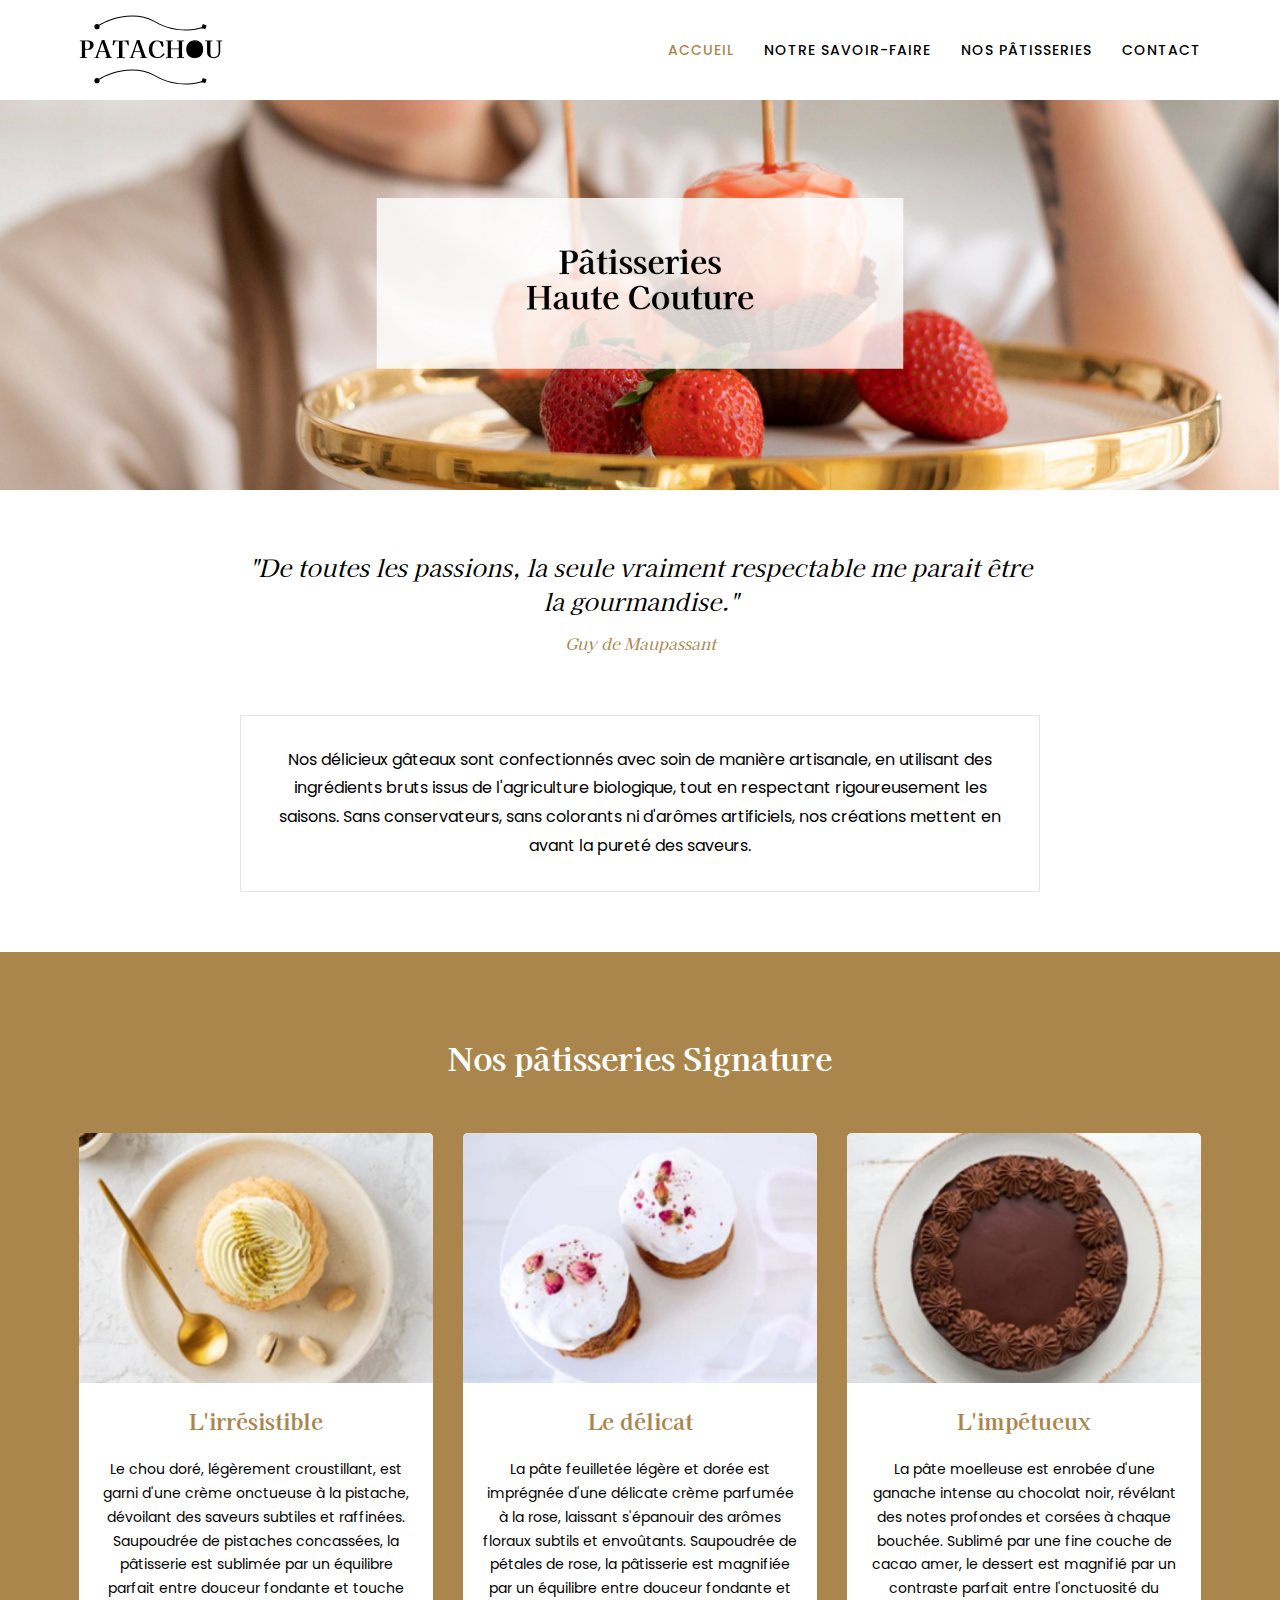
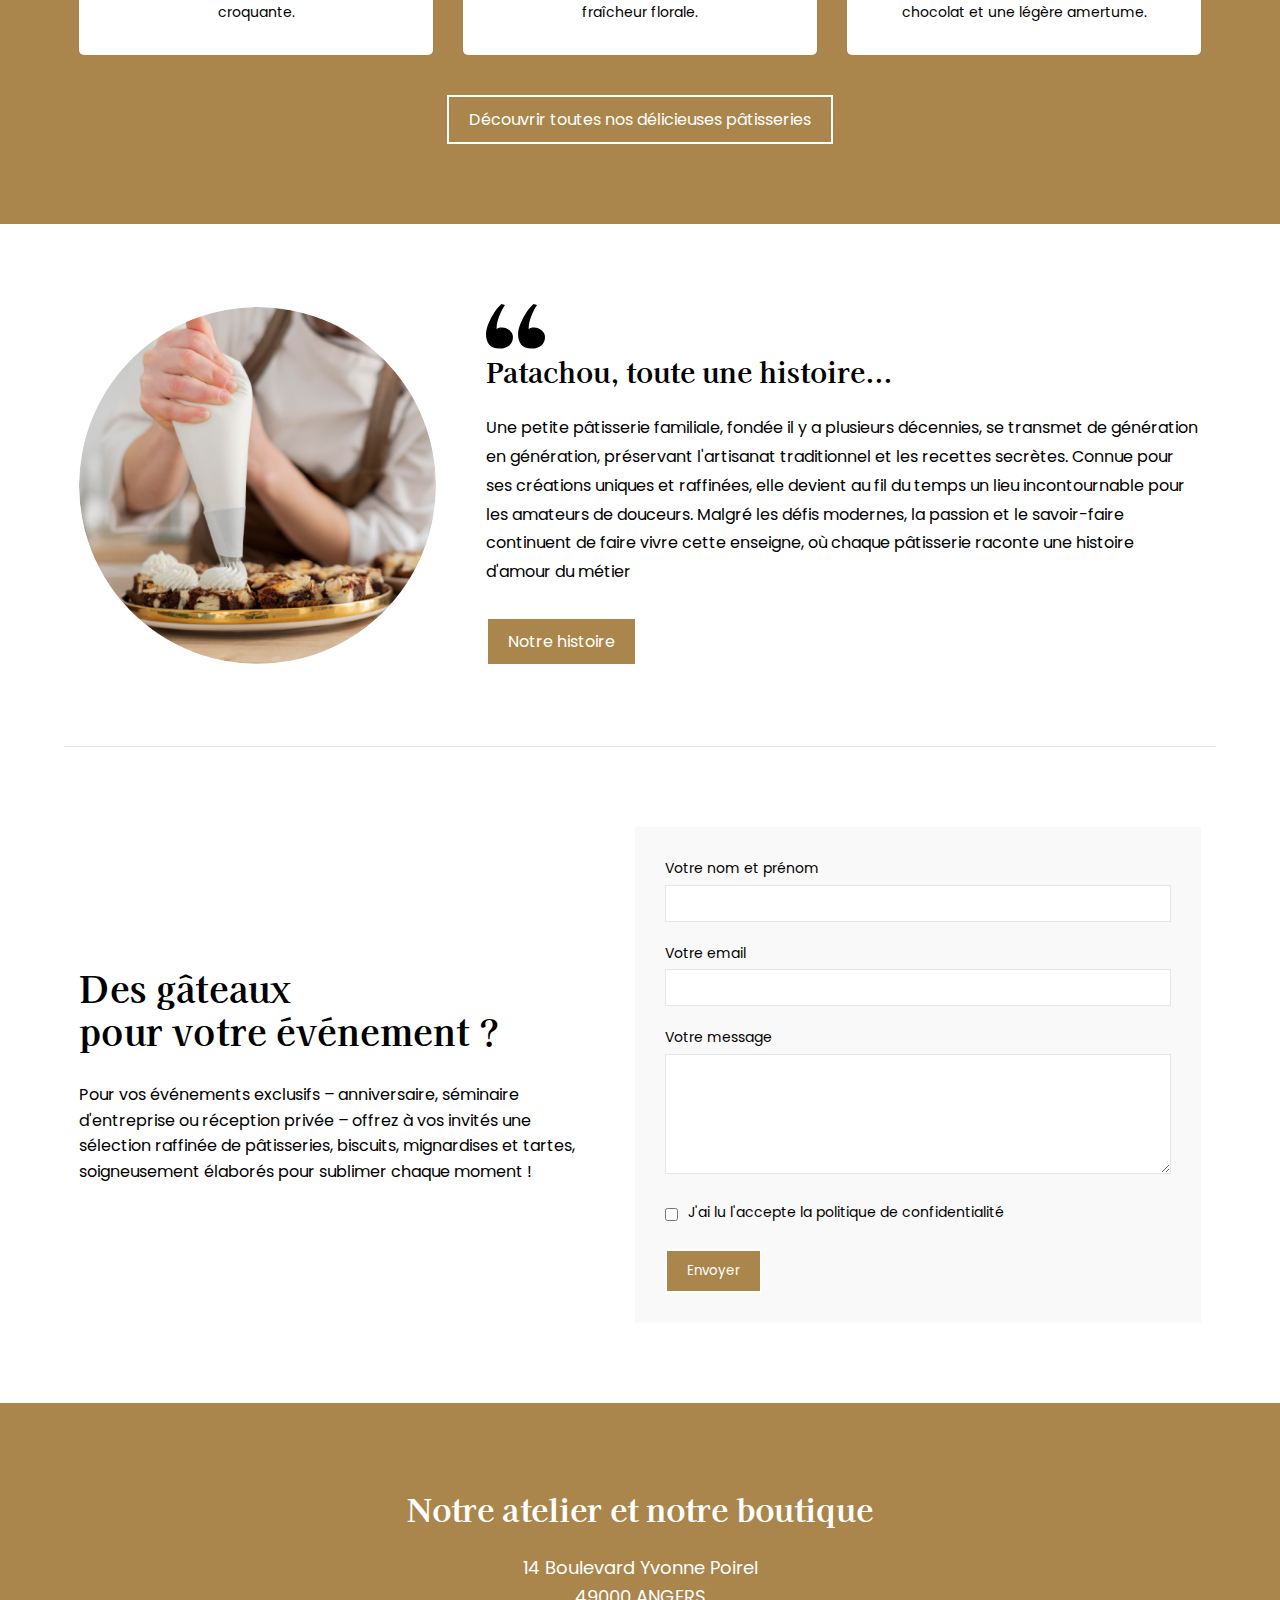
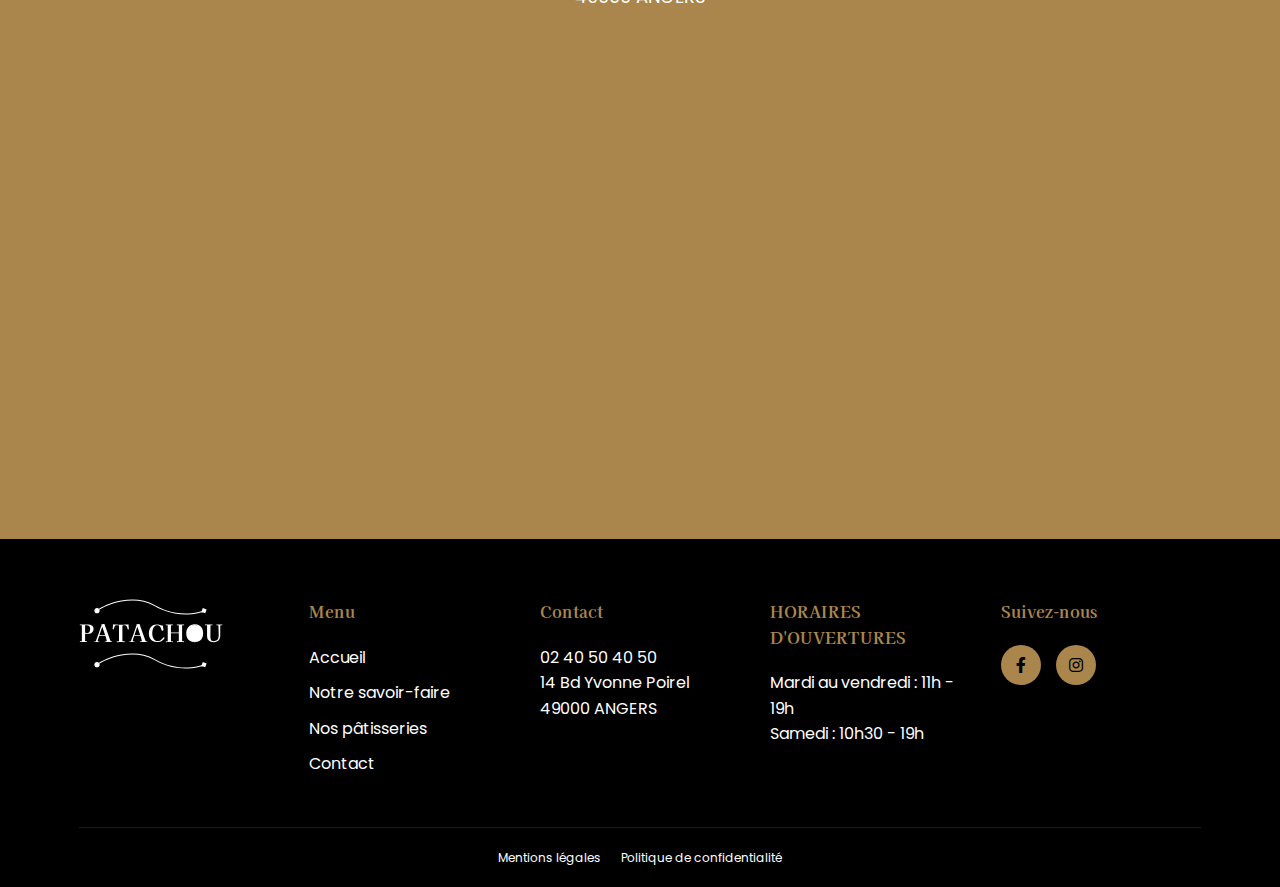
<file: HTLM/Evaluation/index.html>
<!DOCTYPE html>
<html lang="fr">
<head>
    <meta charset="UTF-8">
    <meta name="viewport" content="width=device-width, initial-scale=1.0">
    <title>PATACHOU - Pâtisseries Haute Couture</title>
    <link rel="stylesheet" href="style.css">
    <link href="https://fonts.googleapis.com/css2?family=Poppins:wght@300;400;500;600&family=Kaisei+Decol:wght@400;500;700&display=swap" rel="stylesheet">
    <link rel="stylesheet" href="https://cdnjs.cloudflare.com/ajax/libs/font-awesome/6.0.0-beta3/css/all.min.css">
</head>
<body>
    <header>
        <div class="container">
            <div class="logo">
                <img src="style/logo.svg" alt="PATACHOU">
            </div>
            <nav>
                <ul>
                    <li><a href="#">ACCUEIL</a></li>
                    <li><a href="#">NOTRE SAVOIR-FAIRE</a></li>
                    <li><a href="#">NOS PÂTISSERIES</a></li>
                    <li><a href="#">CONTACT</a></li>
                </ul>
            </nav>
        </div>
    </header>

    <img src="style/HAUTE-COUTURE.jpg" alt="Pâtisseries Haute Couture" class="banniere">

    <section class="citation">
        <div class="container">
            <blockquote>
                "De toutes les passions, la seule vraiment respectable me parait être la gourmandise."
                <cite>Guy de Maupassant</cite>
            </blockquote>
        </div>
    </section>

    <section class="principe">
        <div class="container">
            <div class="encadre">
                <p>
                    Nos délicieux gâteaux sont confectionnés avec soin de manière artisanale, en utilisant des ingrédients bruts issus de l'agriculture biologique, tout en respectant rigoureusement les saisons. Sans conservateurs, sans colorants ni d'arômes artificiels, nos créations mettent en avant la pureté des saveurs.
                </p>
            </div>
        </div>
    </section>

    <section class="produits">
        <div class="container">
            <h2>Nos pâtisseries Signature</h2>
            <div class="produits-liste">
                <div class="produit">
                    <img src="style/irresistible.jpg" alt="L'irrésistible">
                    <h3>L'irrésistible</h3>
                    <p>
                        Le chou doré, légèrement croustillant, est garni d'une crème onctueuse à la pistache, dévoilant des saveurs subtiles et raffinées. Saupoudrée de pistaches concassées, la pâtisserie est sublimée par un équilibre parfait entre douceur fondante et touche croquante.
                    </p>
                </div>
                <div class="produit">
                    <img src="style/delicat.jpg" alt="Le délicat">
                    <h3>Le délicat</h3>
                    <p>
                        La pâte feuilletée légère et dorée est imprégnée d'une délicate crème parfumée à la rose, laissant s'épanouir des arômes floraux subtils et envoûtants. Saupoudrée de pétales de rose, la pâtisserie est magnifiée par un équilibre entre douceur fondante et fraîcheur florale.
                    </p>
                </div>
                <div class="produit">
                    <img src="style/impetueux.jpg" alt="L'impétueux">
                    <h3>L'impétueux</h3>
                    <p>
                        La pâte moelleuse est enrobée d'une ganache intense au chocolat noir, révélant des notes profondes et corsées à chaque bouchée. Sublimé par une fine couche de cacao amer, le dessert est magnifié par un contraste parfait entre l'onctuosité du chocolat et une légère amertume.
                    </p>
                </div>
            </div>
            <div class="centre">
                <a href="#" class="bouton">Découvrir toutes nos délicieuses pâtisseries</a>
            </div>
        </div>
    </section>

    <section class="histoire">
        <div class="container">
            <div class="histoire-contenu">
                <div class="histoire-image">
                    <img src="style/poche-douille_histoire-patachou.png" alt="Patachou Histoire">
                </div>
                <div class="histoire-texte">
                    <h2><img src="style/quote.svg"> Patachou, toute une histoire...</h2>
                    <p>
                        Une petite pâtisserie familiale, fondée il y a plusieurs décennies, se transmet de génération en génération, préservant l'artisanat traditionnel et les recettes secrètes. Connue pour ses créations uniques et raffinées, elle devient au fil du temps un lieu incontournable pour les amateurs de douceurs. Malgré les défis modernes, la passion et le savoir-faire continuent de faire vivre cette enseigne, où chaque pâtisserie raconte une histoire d'amour du métier
                    </p>
                    <a href="#" class="bouton">Notre histoire</a>
                </div>
            </div>
        </div>
    </section>

    <hr class="ligne">

    <section class="evenements">
        <div class="container">
            <div class="evenements-contenu">
                <div class="evenements-texte">
                    <h2>Des gâteaux<br>pour votre événement ?</h2>
                    <p>
                        Pour vos événements exclusifs – anniversaire, séminaire d'entreprise ou réception privée – offrez à vos invités une sélection raffinée de pâtisseries, biscuits, mignardises et tartes, soigneusement élaborés pour sublimer chaque moment !
                    </p>
                </div>
                <div class="formulaire">
                    <form action="#" method="post">
                        <div class="form-groupe">
                            <label for="name">Votre nom et prénom</label>
                            <input type="text" id="name" name="name" required>
                        </div>
                        <div class="form-groupe">
                            <label for="email">Votre email</label>
                            <input type="email" id="email" name="email" required>
                        </div>
                        <div class="form-groupe">
                            <label for="message">Votre message</label>
                            <textarea id="message" name="message" required></textarea>
                        </div>
                        <div class="form-groupe checkbox">
                            <input type="checkbox" id="privacy" name="privacy" required>
                            <label for="privacy">J'ai lu l'accepte la politique de confidentialité</label>
                        </div>
                        <button type="submit" class="bouton">Envoyer</button>
                    </form>
                </div>
            </div>
        </div>
    </section>

    <section class="localisation">
        <div class="container">
            <h2>Notre atelier et notre boutique</h2>
            <p class="adresse">14 Boulevard Yvonne Poirel<br>49000 ANGERS</p>
            <div class="carte">
                <iframe src="https://www.google.com/maps/embed?pb=!1m18!1m12!1m3!1d2698.1234567890123!2d-0.563355684375!3d47.4781234!2m3!1f0!2f0!3f0!3m2!1i1024!2i768!4f13.1!3m3!1m2!1s0x480878c3c5f8c5a5%3A0x42b2e4e3e3e3e3e3!2s14%20Boulevard%20Yvonne%20Poirel%2C%2049000%20Angers!5e0!3m2!1sfr!2sfr!4v1621234567890!5m2!1sfr!2sfr" width="100%" height="400" style="border:0;" allowfullscreen="" loading="lazy"></iframe>
            </div>
        </div>
    </section>

    <footer>
        <div class="container">
            <div class="footer-contenu">
                <div class="footer-logo">
                    <img src="style/logo.svg" alt="PATACHOU">
                </div>
                <div class="footer-menu">
                    <h4>Menu</h4>
                    <ul>
                        <li><a href="#">Accueil</a></li>
                        <li><a href="#">Notre savoir-faire</a></li>
                        <li><a href="#">Nos pâtisseries</a></li>
                        <li><a href="#">Contact</a></li>
                    </ul>
                </div>
                <div class="footer-contact">
                    <h4>Contact</h4>
                    <p>02 40 50 40 50</p>
                    <p>14 Bd Yvonne Poirel</p>
                    <p>49000 ANGERS</p>
                </div>
                <div class="footer-horaires">
                    <h4>HORAIRES D'OUVERTURES</h4>
                    <p>Mardi au vendredi : 11h - 19h</p>
                    <p>Samedi : 10h30 - 19h</p>
                </div>
                <div class="footer-social">
                    <h4>Suivez-nous</h4>
                    <div class="social-liens">
                        <a href="#"><i class="fab fa-facebook-f"></i></a>
                        <a href="#"><i class="fab fa-instagram"></i></a>
                    </div>
                </div>
            </div>
            <div class="footer-bas">
                <div class="mentions">
                    <a href="#">Mentions légales</a>
                    <a href="#">Politique de confidentialité</a>
                </div>
            </div>
        </div>
    </footer>
</body>
</html>
</file>
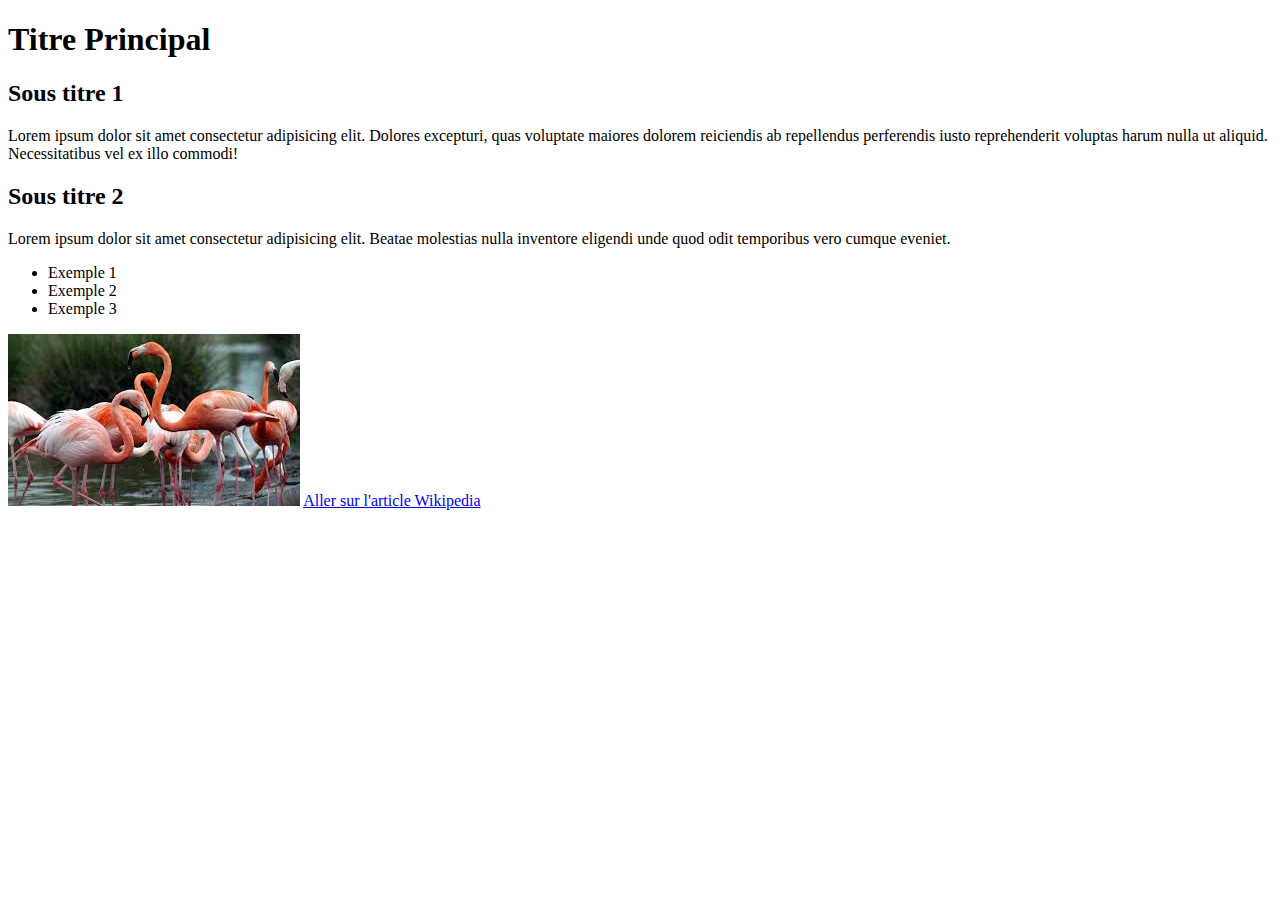
<file: HTLM/Ex1/Index.html>
<!DOCTYPE html>
<html lang="fr">
<head>
    <meta charset="UTF-8">
    <meta name="viewport" content="width=device-width, initial-scale=1.0">
    <title>Ma Page Web</title>
</head>
<body>
    <main>
        
        <h1>Titre Principal</h1>
        <h2>Sous titre 1</h2>
        <p>Lorem ipsum dolor sit amet consectetur adipisicing elit. Dolores excepturi, quas voluptate maiores dolorem reiciendis ab repellendus perferendis iusto reprehenderit voluptas harum nulla ut aliquid. Necessitatibus vel ex illo commodi!</p>
        <h2>Sous titre 2</h2>
        <p>Lorem ipsum dolor sit amet consectetur adipisicing elit. Beatae molestias nulla inventore eligendi unde quod odit temporibus vero cumque eveniet.</p>
        <ul>
            <li>Exemple 1</li>
            <li>Exemple 2</li>
            <li>Exemple 3</li>
        </ul>
        <img src="[data-uri]" 
        alt="Image d'un flamant rose">
        <a href="https://fr.wikipedia.org/wiki/Flamant_rose" 
            <span> Aller sur l'article Wikipedia </span>
        </a>
    </main>
    
</body>
</html>
</file>
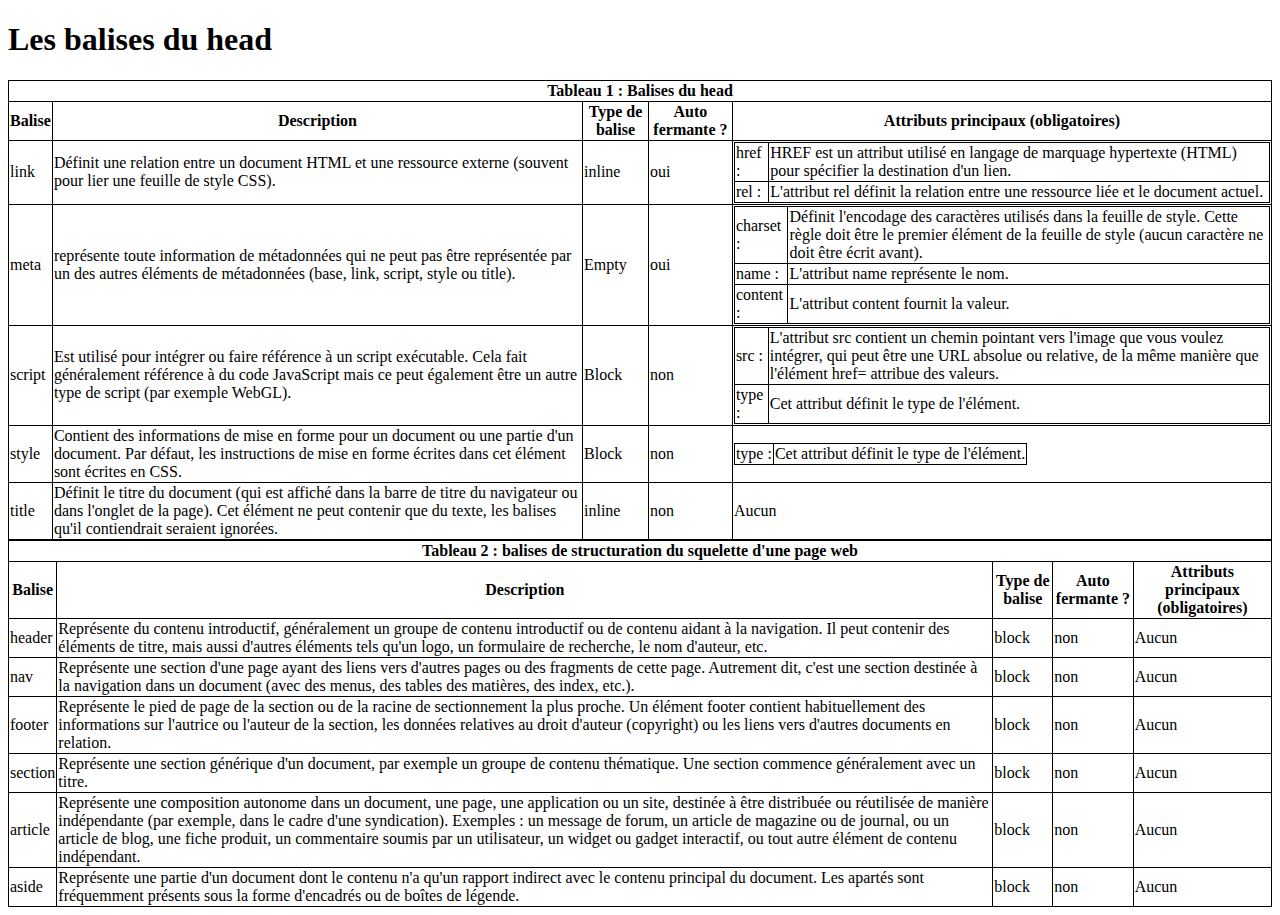
<file: HTLM/Ex2/index.html>
<!DOCTYPE html>
<html lang="fr">
<head>
    <meta charset="UTF-8">
    <meta name="viewport" content="width=device-width, initial-scale=1.0">
    <title>Document</title>
    <style>
        table, th, td {
        border: 1px solid black;
        border-collapse: collapse;
        }
        </style>
</head>
<body>
    <header>
        <h1>Les balises du head</h1>
    <section>
        <table>
            <tr>
                <th colspan="5">Tableau 1 : Balises du head</th>
            </tr>
            <tr>
                <th>Balise</th>
                <th>Description</th>
                <th>Type de balise</th>
                <th>Auto fermante ?</th>
                <th>Attributs principaux (obligatoires)</th>
            </tr>
            <tr>
                <td>link</td>
                <td>Définit une relation entre un document HTML et une ressource externe (souvent pour lier une feuille de style CSS).</td>
                <td>inline</td>
                <td>oui</td>
                <td>
                    <table>
                        <tr>
                            <td>href :</td>   
                            <td>HREF est un attribut utilisé en langage de marquage hypertexte (HTML) pour spécifier la destination d'un lien.</td>  
                        </tr>
                        <tr>
                            <td>rel :</td>   
                            <td>L'attribut rel définit la relation entre une ressource liée et le document actuel.</td>  
                        </tr>
                    </table>
                </td>
            </tr>
            <tr>
                <td>meta</td>
                <td>représente toute information de métadonnées qui ne peut pas être représentée par un des autres éléments de métadonnées (base, link, script, style ou title).</td>
                <td>Empty</td>
                <td>oui</td>
                <td>
                    <table>
                        <tr>
                            <td>charset :</td>   
                            <td>Définit l'encodage des caractères utilisés dans la feuille de style. Cette règle doit être le premier élément de la feuille de style (aucun caractère ne doit être écrit avant).</td>  
                        </tr>
                        <tr>
                            <td>name :</td>   
                            <td>L'attribut name représente le nom.</td>  
                        </tr>
                        <tr>
                            <td>content :</td>   
                            <td>L'attribut content fournit la valeur.</td>  
                        </tr>

                    </table>
                </td>
            </tr>
            <tr>
                <td>script</td>
                <td>Est utilisé pour intégrer ou faire référence à un script exécutable. Cela fait généralement référence à du code JavaScript mais ce peut également être un autre type de script (par exemple WebGL).</td>
                <td>Block</td>
                <td>non</td>
                <td>
                    <table>
                        <tr>
                            <td>src :</td>   
                            <td>L'attribut src contient un chemin pointant vers l'image que vous voulez intégrer, qui peut être une URL absolue ou relative, de la même manière que l'élément <a> href= attribue des valeurs.</td>  
                        </tr>
                        <tr>
                            <td>type :</td>   
                            <td>Cet attribut définit le type de l'élément.</td>  
                        </tr>
                    </table>
                </td>
            </tr>
            <tr>
                <td>style</td>
                <td>Contient des informations de mise en forme pour un document ou une partie d'un document. Par défaut, les instructions de mise en forme écrites dans cet élément sont écrites en CSS.</td>
                <td>Block</td>
                <td>non</td>
                <td>
                    <table>
                        <tr>
                            <td>type :</td>   
                            <td>Cet attribut définit le type de l'élément.</td>  
                        </tr>
                    </table>
                </td>
            </tr>
            <tr>
                <td>title</td>
                <td>Définit le titre du document (qui est affiché dans la barre de titre du navigateur ou dans l'onglet de la page). Cet élément ne peut contenir que du texte, les balises qu'il contiendrait seraient ignorées.</td>
                <td>inline</td>
                <td>non</td>
                <td>Aucun</td>
            </tr>
        </table>
    
    </section>
    <table border="1">
        <tr>
            <th colspan="5">Tableau 2 : balises de structuration du squelette d'une page web</th>
        </tr>
        <tr>
            <th>Balise</th>
            <th>Description</th>
            <th>Type de balise</th>
            <th>Auto fermante ?</th>
            <th>Attributs principaux (obligatoires)</th>
        </tr>
        <tr>
            <td>header</td>
            <td>Représente du contenu introductif, généralement un groupe de contenu introductif ou de contenu aidant à la navigation. Il peut contenir des éléments de titre, mais aussi d'autres éléments tels qu'un logo, un formulaire de recherche, le nom d'auteur, etc.</td>
            <td>block</td>
            <td>non</td>
            <td>Aucun</td>
        </tr>
        <tr>
            <td>nav</td>
            <td>Représente une section d'une page ayant des liens vers d'autres pages ou des fragments de cette page. Autrement dit, c'est une section destinée à la navigation dans un document (avec des menus, des tables des matières, des index, etc.).</td>
            <td>block</td>
            <td>non</td>
            <td>Aucun</td>
        </tr>
        <tr>
            <td>footer</td>
            <td>Représente le pied de page de la section ou de la racine de sectionnement la plus proche. Un élément footer contient habituellement des informations sur l'autrice ou l'auteur de la section, les données relatives au droit d'auteur (copyright) ou les liens vers d'autres documents en relation.</td>
            <td>block</td>
            <td>non</td>
            <td>Aucun</td>
        </tr>
        <tr>
            <td>section</td>
            <td>Représente une section générique d'un document, par exemple un groupe de contenu thématique. Une section commence généralement avec un titre.</td>
            <td>block</td>
            <td>non</td>
            <td>Aucun</td>
        </tr>
        <tr>
            <td>article</td>
            <td>Représente une composition autonome dans un document, une page, une application ou un site, destinée à être distribuée ou réutilisée de manière indépendante (par exemple, dans le cadre d'une syndication). Exemples : un message de forum, un article de magazine ou de journal, ou un article de blog, une fiche produit, un commentaire soumis par un utilisateur, un widget ou gadget interactif, ou tout autre élément de contenu indépendant.</td>
            <td>block</td>
            <td>non</td>
            <td>Aucun</td>
        </tr>
        <tr>
            <td>aside</td>
            <td>Représente une partie d'un document dont le contenu n'a qu'un rapport indirect avec le contenu principal du document. Les apartés sont fréquemment présents sous la forme d'encadrés ou de boîtes de légende.</td>
            <td>block</td>
            <td>non</td>
            <td>Aucun</td>
        </tr>
    </table>
    <section>

    </section>
</body>
</html>
</file>
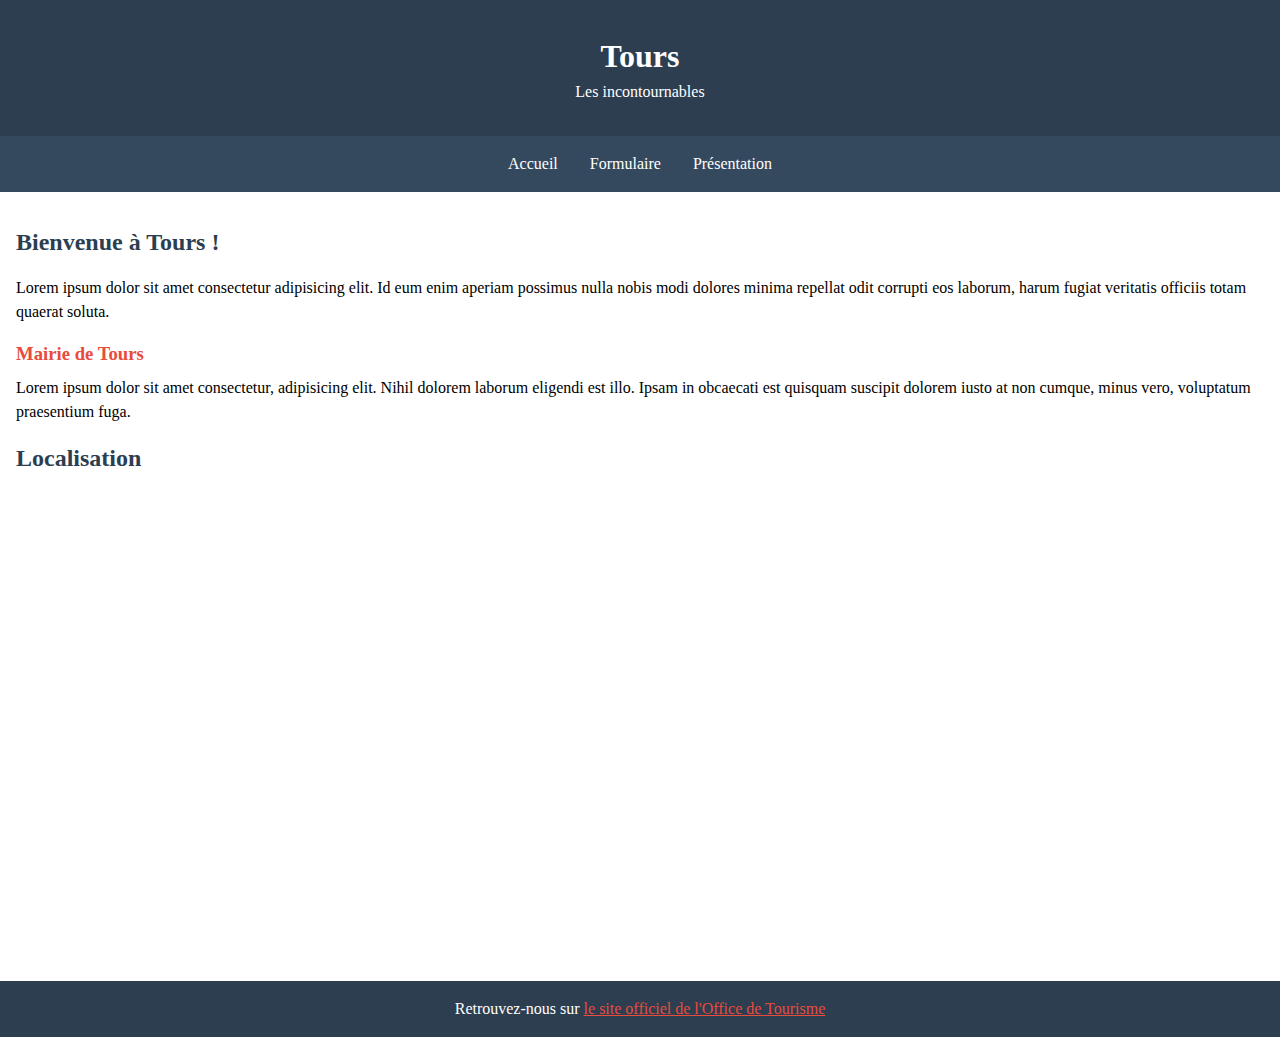
<file: HTLM/Ex3 css/Index.html>
<!DOCTYPE html>
<html lang="fr">
<head>
    <meta charset="UTF-8">
    <meta name="viewport" content="width=device-width, initial-scale=1.0">
    <title>La ville de Tours</title>
    <link rel="stylesheet" href="style.css">
</head>
<body>
    <header>
        <h1>Tours</h1>
        <p>Les incontournables</p>
    </header>

    <nav>
        <ul>
            <li><a href="Index.html">Accueil</a></li>
            <li><a href="Page2.html">Formulaire</a></li>
            <li><a href="Page3.html">Présentation</a></li>
        </ul>
    </nav>

    <main class="introduction">
        <section>
            <h2>Bienvenue à Tours !</h2>
            <p class="intro">
                Lorem ipsum dolor sit amet consectetur adipisicing elit. Id eum enim aperiam possimus nulla nobis modi dolores minima repellat odit corrupti eos laborum, harum fugiat veritatis officiis totam quaerat soluta.
            </p>
        </section>

        <section class="description">
            <div class="descriptiontours">
                <h3>Mairie de Tours</h3>
                <p>Lorem ipsum dolor sit amet consectetur, adipisicing elit. Nihil dolorem laborum eligendi est illo. Ipsam in obcaecati est quisquam suscipit dolorem iusto at non cumque, minus vero, voluptatum praesentium fuga.</p>
            </div>
        </section>

        <section>
            <h2>Localisation</h2>
            <iframe src="https://www.google.com/maps/embed?pb=!1m18!1m12!1m3!1d2701.310621926989!2d0.6833153157328118!3d47.39451387917046!2m3!1f0!2f0!3f0!3m2!1i1024!2i768!4f13.1!3m3!1m2!1s0x47fcd59dd9f1b3a9%3A0x50d7e0a0f8e8131!2sH%C3%B4tel%20de%20Ville%20de%20Tours!5e0!3m2!1sfr!2sfr!4v1623256789049!5m2!1sfr!2sfr" width="100%" height="450" style="border:0;" allowfullscreen="" loading="lazy"></iframe>
        </section>
    </main>

    <footer>
        <p>Retrouvez-nous sur <a href="https://www.tours-tourisme.fr/">le site officiel de l'Office de Tourisme</a></p>
    </footer>
</body>
</html>
</file>
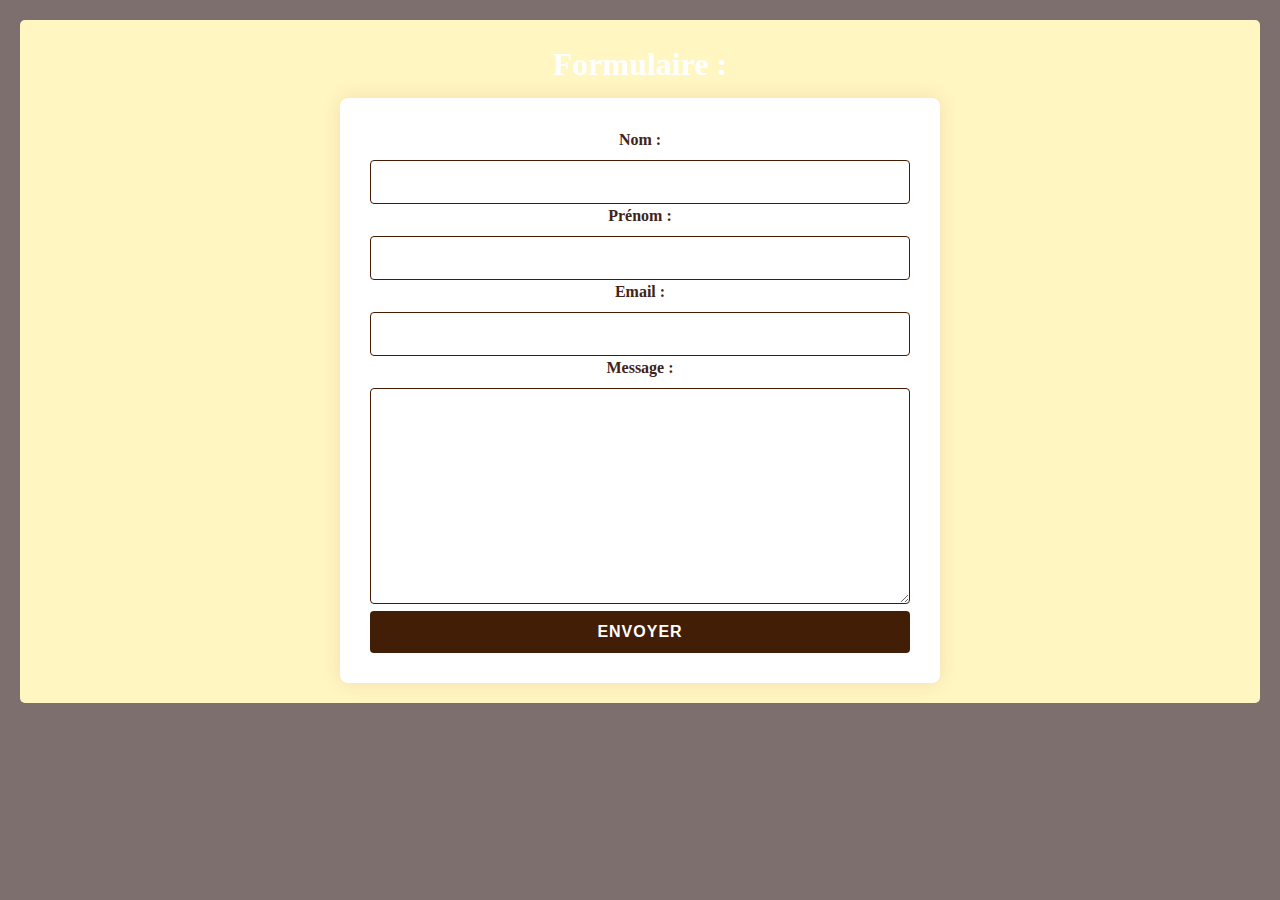
<file: HTLM/Ex3 css/Page2.html>
<!DOCTYPE html>
<html lang="fr">
  <head>
    <meta charset="UTF-8" />
    <meta name="viewport" content="width=device-width, initial-scale=1.0" />
    <title>Formulaire de contact</title>
    <link rel="stylesheet" href="style2.css" />
  </head>
  <body>
    <header>
      <h1>Formulaire :</h1>
      <form action="traitement.php" method="post">
        <label for="nom">Nom :</label>
        <input type="text" name="nom" id="nom" required />
        <label for="prenom">Prénom :</label>
        <input type="text" name="prenom" id="prenom" required />
        <label for="email">Email :</label>
        <input type="email" name="email" id="email" required />
        <label for="message">Message :</label>
        <textarea
          name="message"
          id="message"
          cols="30"
          rows="10"
          required
        ></textarea>
        <input type="submit" value="Envoyer" />
      </form>
    </header>
  </body>
</html>
</file>
<file: HTLM/Evaluation/style.css>
* {
    margin: 0;
    padding: 0;
    box-sizing: border-box;
}

body {
    font-family: 'Poppins', sans-serif;
    color: #000;
    line-height: 1.6;
}

/* Typographie */
h1, h2, h3, h4, blockquote {
    font-family: 'Kaisei Decol', serif;
}

/* Structure de base */
.container {
    width: 90%;
    max-width: 1200px;
    margin: 0 auto;
    padding: 0 15px;
}

/* Liens */
a {
    text-decoration: none;
    color: inherit;
}

/* Listes */
ul {
    list-style: none;
}

/* Images */
img {
    max-width: 100%;
    height: auto;
    display: flex;
}

/* Bannière */
.banniere {
    width: 100%;
    height: auto;
    display: flex;
}

/* Bouton */
.bouton {
    background-color: #AB864C;
    color: #fff;
    padding: 10px 20px;
    border: 2px solid #fff; 
    font-family: 'Poppins', sans-serif;
    cursor: pointer;
    display: flex;
    align-items: center;
    justify-content: left;
}

/* Centrer un élément */
.centre {
    display: flex;
    justify-content: center;
    margin-top: 30px;
}

/* Header */
header {
    padding: 15px 0;
    box-shadow: 0 2px 5px rgba(0, 0, 0, 0.05);
    background-color: #fff;
}

header .container {
    display: flex;
    justify-content: space-between;
    align-items: center;
}

.logo {
    max-width: 150px;
}

/* Navigation */
nav ul {
    display: flex;
}

nav ul li {
    margin-left: 30px;
}

nav ul li a {
    font-size: 14px;
    font-weight: 500;
    letter-spacing: 1px;
}

nav ul li:first-child a {
    color: #AB864C;
}

/* Citation */
.citation {
    padding: 60px 0;
    text-align: center;
}

blockquote {
    font-size: 24px;
    font-style: italic;
    line-height: 1.4;
    max-width: 800px;
    margin: 0 auto;
}

cite {
    display: flex;
    justify-content: center;
    font-size: 16px;
    margin-top: 15px;
    color: #AB864C;
}

/* Principe */
.principe {
    padding-bottom: 60px;
}

.encadre {
    border: 1px solid #e5e5e5;
    padding: 30px;
    max-width: 800px;
    margin: 0 auto;
    text-align: center;
    font-size: 16px;
    line-height: 1.8;
}

/* Produits */
.produits {
    background-color: #AB864C;
    color: #fff;
    padding: 80px 0;
    text-align: center;
}

.produits h2 {
    font-size: 32px;
    margin-bottom: 50px;
}

.produits-liste {
    display: flex;
    flex-wrap: wrap;
    gap: 30px;
    margin-bottom: 40px;
}

.produit {
    background-color: #fff;
    color: #000;
    border-radius: 5px;
    overflow: hidden;
    flex: 1;
    min-width: 300px;
}

.produit img {
    width: 100%;
    height: 250px;
    object-fit: cover;
}

.produit h3 {
    margin: 20px 0;
    color: #AB864C;
    font-size: 22px;
}

.produit p {
    padding: 0 20px 30px;
    font-size: 14px;
    line-height: 1.7;
}

/* Histoire */
.histoire {
    padding: 80px 0;
}

.histoire-contenu {
    display: flex;
    align-items: center;
    gap: 50px;
}

.histoire-image {
    flex: 1;
}

.histoire-image img {
    border-radius: 50%;
}

.histoire-texte {
    flex: 2;
}

.histoire-texte h2 {
    font-size: 28px;
    margin-bottom: 20px;
}

.histoire-texte p {
    margin-bottom: 30px;
    line-height: 1.8;
}

.histoire-texte a {
    display: inline-block;
}   

/* Séparateur */
.ligne {
    border: none;
    border-top: 1px solid #e5e5e5;
    margin: 0 auto;
    width: 90%;
}

/* Événements */
.evenements {
    padding: 80px 0;
}

.evenements-contenu {
    display: flex;
    gap: 50px;
    align-items: center;
}

.evenements-texte {
    flex: 1;
}

.evenements-texte h2 {
    font-size: 36px;
    margin-bottom: 30px;
    line-height: 1.2;
}

.formulaire {
    flex: 1;
    background-color: #f9f9f9;
    padding: 30px;
}

/* Formulaire */
.form-groupe {
    margin-bottom: 20px;
}

.form-groupe label {
    display: flex;
    margin-bottom: 5px;
    font-size: 14px;
}

.form-groupe input,
.form-groupe textarea {
    width: 100%;
    padding: 10px;
    border: 1px solid #e5e5e5;
}

.form-groupe textarea {
    height: 120px;
}

.checkbox {
    display: flex;
    align-items: center;
}

.checkbox input {
    width: auto;
    margin-right: 10px;
}

/* Localisation */
.localisation {
    background-color: #AB864C;
    color: #fff;
    padding: 80px 0;
    text-align: center;
}

.localisation h2 {
    font-size: 32px;
    margin-bottom: 20px;
}

.adresse {
    margin-bottom: 40px;
    font-size: 18px;
}

.carte {
    margin-top: 30px;
}

/* Footer */
footer {
    background-color: #000;
    color: #fff;
    padding: 60px 0 20px;
}

.footer-logo{
    filter: invert(100%)
}

.footer-contenu {
    display: flex;
    flex-wrap: wrap;
    gap: 30px;
    margin-bottom: 40px;
}

.footer-logo, .footer-menu, .footer-contact, .footer-horaires, .footer-social {
    flex: 1;
    min-width: 200px;
}

footer h4 {
    font-size: 16px;
    margin-bottom: 20px;
    color: #AB864C;
}

footer ul li {
    margin-bottom: 10px;
}

.social-liens {
    display: flex;
    gap: 15px;
}

.social-liens a {
    display: flex;
    align-items: center;
    justify-content: center;
    width: 40px;
    height: 40px;
    background-color: #AB864C;
    border-radius: 50%;
    color: #000;
}

.footer-bas {
    border-top: 1px solid rgba(255, 255, 255, 0.1);
    padding-top: 20px;
    text-align: center;
}

.mentions {
    display: flex;
    justify-content: center;
    gap: 20px;
    font-size: 12px;
}

/* Responsive */
@media (max-width: 992px) {
    .footer-logo {
        flex-basis: 100%;
        text-align: center;
        margin-bottom: 20px;
    }
}

@media (max-width: 768px) {
    nav ul {
        flex-direction: column;
        align-items: flex-end;
    }
    
    nav ul li {
        margin: 5px 0;
    }
    
    .histoire-contenu {
        flex-direction: column;
        text-align: center;
    }
    
    .histoire-image {
        margin-bottom: 30px;
    }
    
    .evenements-contenu {
        flex-direction: column;
    }
    
    .produit {
        flex-basis: 100%;
    }
    
    .footer-contenu {
        flex-direction: column;
        text-align: center;
    }
    
    .social-liens {
        justify-content: center;
    }
}

@media (max-width: 576px) {
    blockquote {
        font-size: 20px;
    }
}
</file>
<file: HTLM/Ex3 css/style.css>
* {
    margin: 0;
    padding: 0;
    box-sizing: border-box;
}

body {
    font-family: Georgia, serif;
    line-height: 1.5;
}

header {
    background: #2c3e50;
    color: white;
    text-align: center;
    padding: 2rem;
}

nav { background: #34495e; }
nav ul {
    display: flex;
    justify-content: center;
    list-style: none;
    padding: 1rem;
}
nav a {
    color: white;
    text-decoration: none;
    padding: 0 1rem;
}

.introduction { padding: 1rem; }
section { margin-bottom: 1rem; }
h2 { color: #2c3e50; margin: 1rem 0; }
h3 { color: #e74c3c; margin: 0.5rem 0; }

footer {
    background: #2c3e50;
    color: white;
    text-align: center;
    padding: 1rem;
}
footer a { color: #e74c3c; }
</file>
<file: HTLM/Ex3 css/style2.css>
* {
  margin: 0;
  padding: 0;
  box-sizing: border-box;
}

body {
  font-family: Georgia, serif;
  line-height: 1.5;
  color: #133603;
  background-color: #7e6f6f;
  padding: 20px;
}

header {
  text-align: center;
  margin-bottom: 30px;
  padding: 20px 0;
  background-color: #fff6c2;
  color: white;
  border-radius: 5px;
}

h1 {
  font-size: 2rem;
  margin-bottom: 10px;
}

form {
  max-width: 600px;
  margin: 0 auto;
  padding: 30px;
  background: white;
  border-radius: 8px;
  box-shadow: 0 0 20px rgba(163, 21, 21, 0.1);
}


.form-group {
  margin-bottom: 20px;
}


label {
  display: block;
  margin-bottom: 8px;
  font-weight: 600;
  color: #422418;
}


input[type="text"],
input[type="email"],
textarea {
  width: 100%;
  padding: 12px;
  border: 1px solid #461b02;
  border-radius: 4px;
  font-size: 16px;
  transition: border 0.3s;
}

input[type="text"]:focus,
input[type="email"]:focus,
textarea:focus {
  border-color: #000000;
  outline: none;
  box-shadow: 0 0 5px rgba(224, 186, 17, 0.5);
}


textarea {
  min-height: 150px;
  resize: vertical;
}


input[type="submit"] {
  background-color: #421e06;
  color: rgb(255, 255, 255);
  padding: 12px 20px;
  border: none;
  border-radius: 4px;
  cursor: pointer;
  font-size: 16px;
  font-weight: 600;
  text-transform: uppercase;
  letter-spacing: 1px;
  transition: background-color 0.3s;
  width: 100%;
}

input[type="submit"]:hover {
  background-color: #db9b12;
}
</file>
